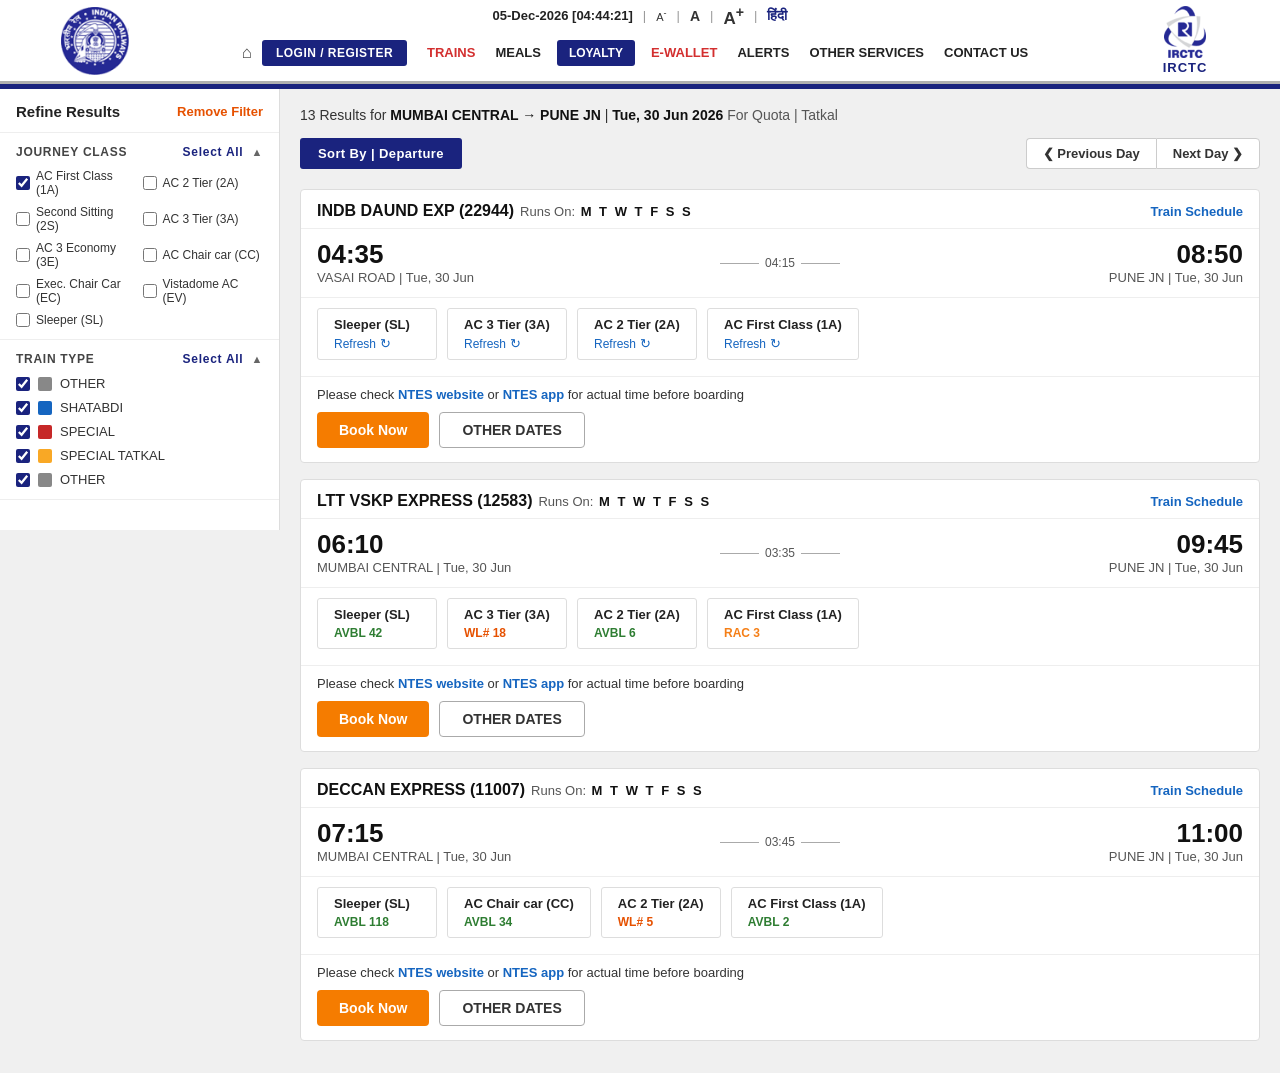
<file: Day2/index.html>
<!DOCTYPE html>
<html lang="en">
<head>
  <meta charset="UTF-8">
  <meta name="viewport" content="width=device-width, initial-scale=1.0">
  <title>IRCTC - Train Search Results</title>
  <link rel="stylesheet" href="stylesheet.css">
</head>
<body>

<!-- ════════ HEADER ════════ -->
<header class="header">
  <div class="header-left">
    <img src="/Day1/secondry-logo.png"
         alt="Indian Railways" onerror="this.style.display='none'">
  </div>

  <div class="header-middle">
    <div class="top-bar">
      <span class="datetime" id="datetime">28-Jun-2026 [23:03:15]</span>
      <span class="sep">|</span>
      <button class="font-btn font-sm" onclick="changeFont(0)">A<sup>-</sup></button>
      <span class="sep">|</span>
      <button class="font-btn font-md" onclick="changeFont(1)">A</button>
      <span class="sep">|</span>
      <button class="font-btn font-lg" onclick="changeFont(2)">A<sup>+</sup></button>
      <span class="sep">|</span>
      <a href="#" class="hindi">हिंदी</a>
    </div>
    <div class="nav-bar">
      <a href="#" class="nav-home">⌂</a>
      <a href="#" class="nav-login">LOGIN / REGISTER</a>
      <a href="#" class="nav-link nav-trains">TRAINS</a>
      <a href="#" class="nav-link">MEALS</a>
      <a href="#" class="nav-cashback">LOYALTY</a>
      <a href="#" class="nav-link nav-ewallet">E-WALLET</a>
      <a href="#" class="nav-link">ALERTS</a>
      <a href="#" class="nav-link">OTHER SERVICES</a>
      <a href="#" class="nav-link">CONTACT US</a>
    </div>
  </div>

  <div class="header-right">
    <img src="/Day1/secondry-right-logo.png"
         alt="IRCTC" onerror="this.style.display='none'">
    <span class="irctc-text">IRCTC</span>
  </div>
</header>

<!-- Blue thick divider -->
<div class="header-divider"></div>

<!-- ════════ PAGE BODY ════════ -->
<div class="page-body">

  <!-- ── LEFT SIDEBAR ── -->
  <aside class="sidebar">

    <div class="sidebar-header">
      <span>Refine Results</span>
      <a class="remove-filter" onclick="removeFilters()">Remove Filter</a>
    </div>

    <!-- JOURNEY CLASS filter -->
    <div class="filter-section">
      <div class="filter-section-header">
        <span>JOURNEY CLASS</span>
        <span><span class="select-all" onclick="selectAllClass()">Select All</span> <span class="toggle-arrow">▲</span></span>
      </div>
      <div class="class-grid">
        <label class="check-item">
          <input type="checkbox" checked> <span>AC First Class (1A)</span>
        </label>
        <label class="check-item">
          <input type="checkbox"> <span>AC 2 Tier (2A)</span>
        </label>
        <label class="check-item">
          <input type="checkbox"> <span>Second Sitting (2S)</span>
        </label>
        <label class="check-item">
          <input type="checkbox"> <span>AC 3 Tier (3A)</span>
        </label>
        <label class="check-item">
          <input type="checkbox"> <span>AC 3 Economy (3E)</span>
        </label>
        <label class="check-item">
          <input type="checkbox"> <span>AC Chair car (CC)</span>
        </label>
        <label class="check-item">
          <input type="checkbox"> <span>Exec. Chair Car (EC)</span>
        </label>
        <label class="check-item">
          <input type="checkbox"> <span>Vistadome AC (EV)</span>
        </label>
        <label class="check-item">
          <input type="checkbox"> <span>Sleeper (SL)</span>
        </label>
      </div>
    </div>

    <!-- TRAIN TYPE filter -->
    <div class="filter-section">
      <div class="filter-section-header">
        <span>TRAIN TYPE</span>
        <span><span class="select-all" onclick="selectAllType()">Select All</span> <span class="toggle-arrow">▲</span></span>
      </div>
      <div class="train-type-list">
        <label class="train-type-item">
          <input type="checkbox" checked>
          <span class="type-color" style="background:#888;"></span>
          <span>OTHER</span>
        </label>
        <label class="train-type-item">
          <input type="checkbox" checked>
          <span class="type-color" style="background:#1565c0;"></span>
          <span>SHATABDI</span>
        </label>
        <label class="train-type-item">
          <input type="checkbox" checked>
          <span class="type-color" style="background:#c62828;"></span>
          <span>SPECIAL</span>
        </label>
        <label class="train-type-item">
          <input type="checkbox" checked>
          <span class="type-color" style="background:#f9a825;"></span>
          <span>SPECIAL TATKAL</span>
        </label>
        <label class="train-type-item">
          <input type="checkbox" checked>
          <span class="type-color" style="background:#888;"></span>
          <span>OTHER</span>
        </label>
      </div>
    </div>

  </aside>

  <!-- ── RIGHT RESULTS AREA ── -->
  <main class="results-area">

    <!-- Results summary -->
    <div class="results-summary">
      13 Results for <strong>MUMBAI CENTRAL → PUNE JN</strong> | <strong>Tue, 30 Jun 2026</strong>
      <span class="quota-tag">For Quota | Tatkal</span>
    </div>

    <!-- Sort + Day nav row -->
    <div class="sort-row">
      <button class="sort-btn">Sort By | Departure</button>
      <div class="day-nav">
        <button class="day-nav-btn" onclick="prevDay()">❮ Previous Day</button>
        <button class="day-nav-btn" onclick="nextDay()">Next Day ❯</button>
      </div>
    </div>

    <!-- ── TRAIN CARD 1 ── -->
    <div class="train-card">
      <div class="train-card-top">
        <span class="train-name">INDB DAUND EXP (22944)</span>
        <span class="runs-on">
          Runs On: 
          <span class="active-day">M</span>
          <span class="active-day">T</span>
          <span class="active-day">W</span>
          <span class="active-day">T</span>
          <span class="active-day">F</span>
          <span class="active-day">S</span>
          <span class="active-day">S</span>
        </span>
        <a href="#" class="train-schedule-link">Train Schedule</a>
      </div>

      <div class="train-timing">
        <div class="timing-depart">
          <div class="time">04:35</div>
          <div class="station">VASAI ROAD | Tue, 30 Jun</div>
        </div>
        <div class="timing-middle">
          <div class="duration-line">
            <div class="line"></div>
            <span class="duration-text">04:15</span>
            <div class="line"></div>
          </div>
        </div>
        <div class="timing-arrive">
          <div class="time">08:50</div>
          <div class="station">PUNE JN | Tue, 30 Jun</div>
        </div>
      </div>

      <div class="class-avail-row">
        <div class="class-avail-box">
          <div class="class-name">Sleeper (SL)</div>
          <div class="avail-status">Refresh <span class="refresh-icon">↻</span></div>
        </div>
        <div class="class-avail-box">
          <div class="class-name">AC 3 Tier (3A)</div>
          <div class="avail-status">Refresh <span class="refresh-icon">↻</span></div>
        </div>
        <div class="class-avail-box">
          <div class="class-name">AC 2 Tier (2A)</div>
          <div class="avail-status">Refresh <span class="refresh-icon">↻</span></div>
        </div>
        <div class="class-avail-box">
          <div class="class-name">AC First Class (1A)</div>
          <div class="avail-status">Refresh <span class="refresh-icon">↻</span></div>
        </div>
      </div>

      <div class="card-footer">
        <div class="ntes-notice">
          Please check <a href="#">NTES website</a> or <a href="#">NTES app</a> for actual time before boarding
        </div>
        <div class="card-actions">
          <button class="book-now-btn">Book Now</button>
          <button class="other-dates-btn">OTHER DATES</button>
        </div>
      </div>
    </div>

    <!-- ── TRAIN CARD 2 ── -->
    <div class="train-card">
      <div class="train-card-top">
        <span class="train-name">LTT VSKP EXPRESS (12583)</span>
        <span class="runs-on">
          Runs On:
          <span class="active-day">M</span>
          <span class="active-day">T</span>
          <span class="active-day">W</span>
          <span class="active-day">T</span>
          <span class="active-day">F</span>
          <span class="active-day">S</span>
          <span class="active-day">S</span>
        </span>
        <a href="#" class="train-schedule-link">Train Schedule</a>
      </div>

      <div class="train-timing">
        <div class="timing-depart">
          <div class="time">06:10</div>
          <div class="station">MUMBAI CENTRAL | Tue, 30 Jun</div>
        </div>
        <div class="timing-middle">
          <div class="duration-line">
            <div class="line"></div>
            <span class="duration-text">03:35</span>
            <div class="line"></div>
          </div>
        </div>
        <div class="timing-arrive">
          <div class="time">09:45</div>
          <div class="station">PUNE JN | Tue, 30 Jun</div>
        </div>
      </div>

      <div class="class-avail-row">
        <div class="class-avail-box">
          <div class="class-name">Sleeper (SL)</div>
          <div class="avail-status status-available">AVBL 42</div>
        </div>
        <div class="class-avail-box">
          <div class="class-name">AC 3 Tier (3A)</div>
          <div class="avail-status status-wl">WL# 18</div>
        </div>
        <div class="class-avail-box">
          <div class="class-name">AC 2 Tier (2A)</div>
          <div class="avail-status status-available">AVBL 6</div>
        </div>
        <div class="class-avail-box">
          <div class="class-name">AC First Class (1A)</div>
          <div class="avail-status status-rac">RAC 3</div>
        </div>
      </div>

      <div class="card-footer">
        <div class="ntes-notice">
          Please check <a href="#">NTES website</a> or <a href="#">NTES app</a> for actual time before boarding
        </div>
        <div class="card-actions">
          <button class="book-now-btn">Book Now</button>
          <button class="other-dates-btn">OTHER DATES</button>
        </div>
      </div>
    </div>

    <!-- ── TRAIN CARD 3 ── -->
    <div class="train-card">
      <div class="train-card-top">
        <span class="train-name">DECCAN EXPRESS (11007)</span>
        <span class="runs-on">
          Runs On:
          <span class="active-day">M</span>
          <span class="active-day">T</span>
          <span class="active-day">W</span>
          <span class="active-day">T</span>
          <span class="active-day">F</span>
          <span class="active-day">S</span>
          <span class="active-day">S</span>
        </span>
        <a href="#" class="train-schedule-link">Train Schedule</a>
      </div>

      <div class="train-timing">
        <div class="timing-depart">
          <div class="time">07:15</div>
          <div class="station">MUMBAI CENTRAL | Tue, 30 Jun</div>
        </div>
        <div class="timing-middle">
          <div class="duration-line">
            <div class="line"></div>
            <span class="duration-text">03:45</span>
            <div class="line"></div>
          </div>
        </div>
        <div class="timing-arrive">
          <div class="time">11:00</div>
          <div class="station">PUNE JN | Tue, 30 Jun</div>
        </div>
      </div>

      <div class="class-avail-row">
        <div class="class-avail-box">
          <div class="class-name">Sleeper (SL)</div>
          <div class="avail-status status-available">AVBL 118</div>
        </div>
        <div class="class-avail-box">
          <div class="class-name">AC Chair car (CC)</div>
          <div class="avail-status status-available">AVBL 34</div>
        </div>
        <div class="class-avail-box">
          <div class="class-name">AC 2 Tier (2A)</div>
          <div class="avail-status status-wl">WL# 5</div>
        </div>
        <div class="class-avail-box">
          <div class="class-name">AC First Class (1A)</div>
          <div class="avail-status status-available">AVBL 2</div>
        </div>
      </div>

      <div class="card-footer">
        <div class="ntes-notice">
          Please check <a href="#">NTES website</a> or <a href="#">NTES app</a> for actual time before boarding
        </div>
        <div class="card-actions">
          <button class="book-now-btn">Book Now</button>
          <button class="other-dates-btn">OTHER DATES</button>
        </div>
      </div>
    </div>

  </main>
</div><!-- end page-body -->

<script>
  // Live clock
  function updateClock() {
    const now  = new Date();
    const dd   = String(now.getDate()).padStart(2,'0');
    const mon  = ['Jan','Feb','Mar','Apr','May','Jun',
                  'Jul','Aug','Sep','Oct','Nov','Dec'][now.getMonth()];
    const yyyy = now.getFullYear();
    const hh   = String(now.getHours()).padStart(2,'0');
    const mm   = String(now.getMinutes()).padStart(2,'0');
    const ss   = String(now.getSeconds()).padStart(2,'0');
    document.getElementById('datetime').textContent =
      `${dd}-${mon}-${yyyy} [${hh}:${mm}:${ss}]`;
  }
  updateClock();
  setInterval(updateClock, 1000);

  // Font size
  function changeFont(level) {
    document.body.style.fontSize = ['13px','15px','17px'][level];
  }

  // Select all class checkboxes
  function selectAllClass() {
    document.querySelectorAll('.class-grid input[type="checkbox"]')
      .forEach(cb => cb.checked = true);
  }

  // Select all train type checkboxes
  function selectAllType() {
    document.querySelectorAll('.train-type-list input[type="checkbox"]')
      .forEach(cb => cb.checked = true);
  }

  // Remove filters
  function removeFilters() {
    document.querySelectorAll('.sidebar input[type="checkbox"]')
      .forEach(cb => cb.checked = false);
  }

  // Previous / Next day buttons
  function prevDay() { alert('Loading Previous Day results...'); }
  function nextDay() { alert('Loading Next Day results...'); }
</script>

</body>
</html>
</file>
<file: Day2/stylesheet.css>
* { margin: 0; padding: 0; box-sizing: border-box; }

    body {
      font-family: Arial, sans-serif;
      background: #f0f0f0;
    }

    /* ════════════════════════════════
       HEADER — same as Day 1
    ════════════════════════════════ */
    .header {
      background: #ffffff;
      border-bottom: 3px solid #b0b0b0;
      display: flex;
      flex-direction: row;
      align-items: stretch;
      width: 100%;
    }
    .header-left {
      display: flex; align-items: center; justify-content: center;
      padding: 6px 10px; width: 90px; flex-shrink: 0;
      margin-left: 50px;
    }
    .header-left img { width: 68px; height: 68px; object-fit: contain; }

    .header-middle {
      flex: 1; display: flex; flex-direction: column;
    }
    .top-bar {
      display: flex; align-items: center; justify-content: center;
      gap: 10px; padding: 5px 20px; background: #fff;
    }
    .top-bar .datetime { font-size: 13px; font-weight: 700; color: #222; }
    .top-bar .sep { color: #999; font-size: 13px; }
    .top-bar .font-btn {
      background: none; border: none; cursor: pointer;
      font-family: Arial, sans-serif; color: #333; padding: 0; line-height: 1;
    }
    .top-bar .font-btn:hover { color: #c00; }
    .top-bar .font-sm { font-size: 11px; }
    .top-bar .font-md { font-size: 14px; font-weight: 700; }
    .top-bar .font-lg { font-size: 17px; font-weight: 700; }
    .top-bar .hindi {
      font-size: 14px; font-weight: 700; color: #1a237e; text-decoration: none;
    }
    .top-bar .hindi:hover { text-decoration: underline; color: #c00; }

    .nav-bar {
      display: flex; align-items: center; justify-content: center; gap: 0;
      padding: 0 12px; height: 42px; background: #fff;
    }
    .nav-home {
      font-size: 17px; color: #444; text-decoration: none;
      padding: 0 10px 0 0; display: flex; align-items: center;
    }
    .nav-home:hover { color: #c00; }
    .nav-login {
      background: #1a237e; color: #fff; font-size: 12px; font-weight: 700;
      letter-spacing: 0.04em; padding: 6px 14px; text-decoration: none;
      border-radius: 3px; white-space: nowrap; margin-right: 10px;
    }
    .nav-login:hover { background: #0d1457; }
    .nav-link {
      font-size: 13px; font-weight: 600; color: #222; text-decoration: none;
      padding: 0 10px; white-space: nowrap; height: 100%; display: flex; align-items: center;
    }
    .nav-link:hover { color: #c00; }
    .nav-trains { color: #d32f2f; }
    .nav-ewallet { color: #d32f2f; }
    .nav-cashback {
      background: #1a237e; color: #fff; font-size: 12px; font-weight: 600;
      padding: 6px 12px; text-decoration: none; border-radius: 3px;
      white-space: nowrap; margin: 0 6px;
    }
    .nav-cashback:hover { background: #0d1457; }

    .header-right {
      display: flex; flex-direction: column; align-items: center;
      justify-content: center; padding: 6px 12px; width: 90px; flex-shrink: 0; gap: 2px;
      margin-right: 50px;
    }
    .header-right img { width: 52px; height: 52px; object-fit: contain; }
    .header-right .irctc-text { font-size: 13px; font-weight: 700; color: #1a237e; letter-spacing: 1px; }

    /* Blue thick line below header */
    .header-divider {
      width: 100%;
      height: 5px;
      background: #1a237e;
    }

    /* ════════════════════════════════
       PAGE LAYOUT — sidebar + content
    ════════════════════════════════ */
    .page-body {
      display: flex;
      align-items: flex-start;
      min-height: calc(100vh - 90px);
      background: #f0f0f0;
    }

    /* ════════════════════════════════
       LEFT SIDEBAR — Refine Results
    ════════════════════════════════ */
    .sidebar {
      width: 280px;
      flex-shrink: 0;
      background: #fff;
      border-right: 1px solid #ddd;
      min-height: 100%;
      padding-bottom: 30px;
    }

    /* Refine Results header */
    .sidebar-header {
      display: flex;
      justify-content: space-between;
      align-items: center;
      padding: 14px 16px 12px;
      border-bottom: 1px solid #eee;
    }
    .sidebar-header span {
      font-size: 15px;
      font-weight: 700;
      color: #222;
    }
    .remove-filter {
      font-size: 13px;
      font-weight: 600;
      color: #e65100;
      text-decoration: none;
      cursor: pointer;
    }
    .remove-filter:hover { text-decoration: underline; }

    /* Filter section */
    .filter-section {
      border-bottom: 1px solid #eee;
      padding: 12px 16px;
    }
    .filter-section-header {
      display: flex;
      justify-content: space-between;
      align-items: center;
      margin-bottom: 10px;
      cursor: pointer;
    }
    .filter-section-header span {
      font-size: 12px;
      font-weight: 700;
      color: #444;
      letter-spacing: 0.06em;
    }
    .filter-section-header .select-all {
      font-size: 12px;
      color: #1a237e;
      font-weight: 600;
      cursor: pointer;
    }
    .filter-section-header .toggle-arrow {
      font-size: 11px;
      color: #666;
      margin-left: 4px;
    }

    /* Journey Class checkboxes — 2 column grid */
    .class-grid {
      display: grid;
      grid-template-columns: 1fr 1fr;
      gap: 8px 6px;
    }
    .check-item {
      display: flex;
      align-items: center;
      gap: 6px;
      cursor: pointer;
    }
    .check-item input[type="checkbox"] {
      width: 14px;
      height: 14px;
      accent-color: #1a237e;
      cursor: pointer;
      flex-shrink: 0;
    }
    .check-item span {
      font-size: 12px;
      color: #333;
    }

    /* Train Type — single column with colored squares */
    .train-type-list {
      display: flex;
      flex-direction: column;
      gap: 9px;
    }
    .train-type-item {
      display: flex;
      align-items: center;
      gap: 8px;
      cursor: pointer;
    }
    .train-type-item input[type="checkbox"] {
      width: 14px; height: 14px;
      accent-color: #1a237e; cursor: pointer; flex-shrink: 0;
    }
    .type-color {
      width: 14px; height: 14px; border-radius: 2px; flex-shrink: 0;
    }
    .train-type-item span { font-size: 13px; color: #333; font-weight: 500; }

    /* ════════════════════════════════
       RIGHT CONTENT — Results
    ════════════════════════════════ */
    .results-area {
      flex: 1;
      padding: 16px 20px;
      min-width: 0;
    }

    /* Results summary row */
    .results-summary {
      font-size: 14px;
      color: #333;
      margin-bottom: 12px;
      line-height: 1.5;
    }
    .results-summary strong { color: #111; }
    .results-summary .quota-tag {
      color: #555;
    }

    /* Sort + Prev/Next row */
    .sort-row {
      display: flex;
      align-items: center;
      justify-content: space-between;
      margin-bottom: 20px;
      flex-wrap: wrap;
      gap: 10px;
    }
    .sort-btn {
      background: #1a237e;
      color: #fff;
      border: none;
      padding: 8px 18px;
      font-size: 13px;
      font-weight: 700;
      border-radius: 3px;
      cursor: pointer;
      letter-spacing: 0.03em;
    }
    .sort-btn:hover { background: #0d1457; }

    .day-nav {
      display: flex;
      gap: 0;
    }
    .day-nav-btn {
      background: #fff;
      border: 1px solid #ccc;
      color: #333;
      padding: 7px 16px;
      font-size: 13px;
      font-weight: 600;
      cursor: pointer;
      transition: background 0.2s;
    }
    .day-nav-btn:first-child { border-radius: 4px 0 0 4px; border-right: none; }
    .day-nav-btn:last-child  { border-radius: 0 4px 4px 0; }
    .day-nav-btn:hover { background: #f0f0f0; }

    /* ════════════════════════════════
       TRAIN CARD
    ════════════════════════════════ */
    .train-card {
      background: #fff;
      border: 1px solid #ddd;
      border-radius: 4px;
      margin-bottom: 16px;
      overflow: hidden;
    }

    /* Card top row — train name, runs on, schedule link */
    .train-card-top {
      display: flex;
      align-items: center;
      justify-content: space-between;
      padding: 12px 16px 8px;
      border-bottom: 1px solid #eee;
      flex-wrap: wrap;
      gap: 6px;
    }
    .train-name {
      font-size: 16px;
      font-weight: 700;
      color: #111;
    }
    .runs-on {
      font-size: 13px;
      color: #555;
    }
    .runs-on span {
      display: inline-block;
      margin: 0 2px;
      font-weight: 500;
    }
    .runs-on .active-day { font-weight: 700; color: #111; }
    .train-schedule-link {
      font-size: 13px;
      font-weight: 600;
      color: #1565c0;
      text-decoration: none;
      margin-left: auto;
    }
    .train-schedule-link:hover { text-decoration: underline; }

    /* Timing row — depart | duration | arrive */
    .train-timing {
      display: flex;
      align-items: center;
      padding: 12px 16px;
      gap: 0;
      border-bottom: 1px solid #eee;
    }
    .timing-depart {
      flex: 1;
    }
    .timing-depart .time {
      font-size: 26px;
      font-weight: 700;
      color: #111;
      line-height: 1;
    }
    .timing-depart .station {
      font-size: 13px;
      color: #555;
      margin-top: 3px;
    }

    .timing-middle {
      display: flex;
      flex-direction: column;
      align-items: center;
      gap: 4px;
      padding: 0 24px;
    }
    .duration-line {
      display: flex;
      align-items: center;
      gap: 6px;
      width: 120px;
    }
    .duration-line .line {
      flex: 1;
      height: 1px;
      background: #aaa;
    }
    .duration-line .duration-text {
      font-size: 12px;
      color: #555;
      white-space: nowrap;
    }

    .timing-arrive {
      flex: 1;
      text-align: right;
    }
    .timing-arrive .time {
      font-size: 26px;
      font-weight: 700;
      color: #111;
      line-height: 1;
    }
    .timing-arrive .station {
      font-size: 13px;
      color: #555;
      margin-top: 3px;
    }

    /* Class availability row */
    .class-avail-row {
      display: flex;
      gap: 0;
      padding: 10px 16px;
      border-bottom: 1px solid #eee;
      flex-wrap: wrap;
    }
    .class-avail-box {
      border: 1px solid #ddd;
      border-radius: 3px;
      padding: 8px 16px;
      margin-right: 10px;
      margin-bottom: 6px;
      min-width: 120px;
      cursor: pointer;
      transition: border-color 0.2s;
    }
    .class-avail-box:hover { border-color: #1a237e; }
    .class-avail-box .class-name {
      font-size: 13px;
      font-weight: 700;
      color: #222;
      margin-bottom: 4px;
    }
    .class-avail-box .avail-status {
      font-size: 12px;
      color: #1565c0;
      display: flex;
      align-items: center;
      gap: 4px;
    }
    .avail-status .refresh-icon { font-size: 13px; }

    /* Availability status colors */
    .status-available { color: #2e7d32 !important; font-weight: 600; }
    .status-wl        { color: #e65100 !important; font-weight: 600; }
    .status-rac       { color: #f57f17 !important; font-weight: 600; }

    /* NTES notice + Book Now row */
    .card-footer {
      padding: 10px 16px 14px;
      display: flex;
      flex-direction: column;
      gap: 10px;
    }
    .ntes-notice {
      font-size: 13px;
      color: #333;
    }
    .ntes-notice a {
      color: #1565c0;
      font-weight: 600;
      text-decoration: none;
    }
    .ntes-notice a:hover { text-decoration: underline; }

    .card-actions {
      display: flex;
      gap: 10px;
    }
    .book-now-btn {
      background: #f57c00;
      color: #fff;
      border: none;
      padding: 9px 22px;
      font-size: 14px;
      font-weight: 700;
      border-radius: 4px;
      cursor: pointer;
      transition: background 0.2s;
    }
    .book-now-btn:hover { background: #e65100; }
    .other-dates-btn {
      background: #fff;
      color: #333;
      border: 1.5px solid #aaa;
      padding: 9px 22px;
      font-size: 14px;
      font-weight: 600;
      border-radius: 4px;
      cursor: pointer;
      transition: background 0.2s;
    }
    .other-dates-btn:hover { background: #f5f5f5; }

    /* ════════════════════════════════
       RESPONSIVE
    ════════════════════════════════ */
    @media (max-width: 768px) {
      .page-body { flex-direction: column; }
      .sidebar { width: 100%; border-right: none; border-bottom: 1px solid #ddd; }
      .nav-bar { overflow-x: auto; }
      .header-left, .header-right { width: 60px; }
      .header-left img { width: 48px; height: 48px; }
      .train-timing { flex-direction: column; gap: 12px; }
      .timing-arrive { text-align: left; }
    }
</file>
